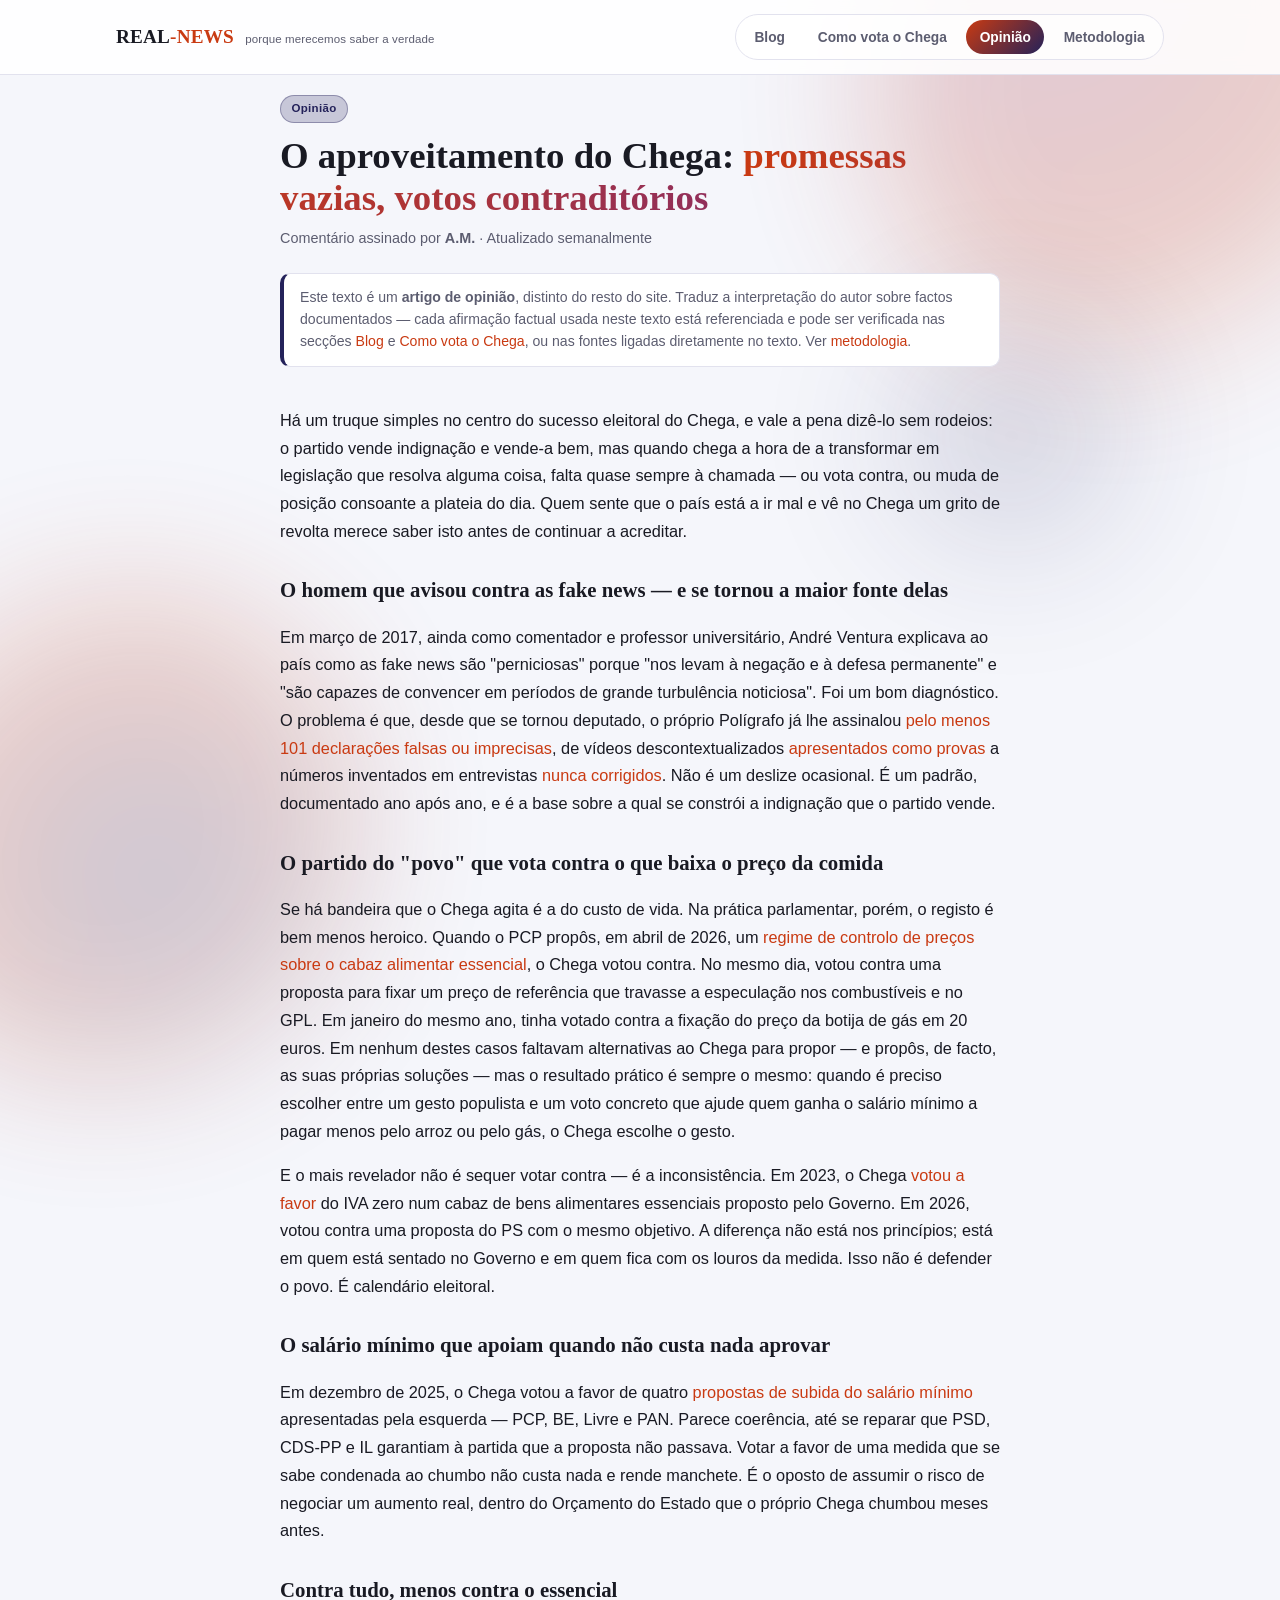
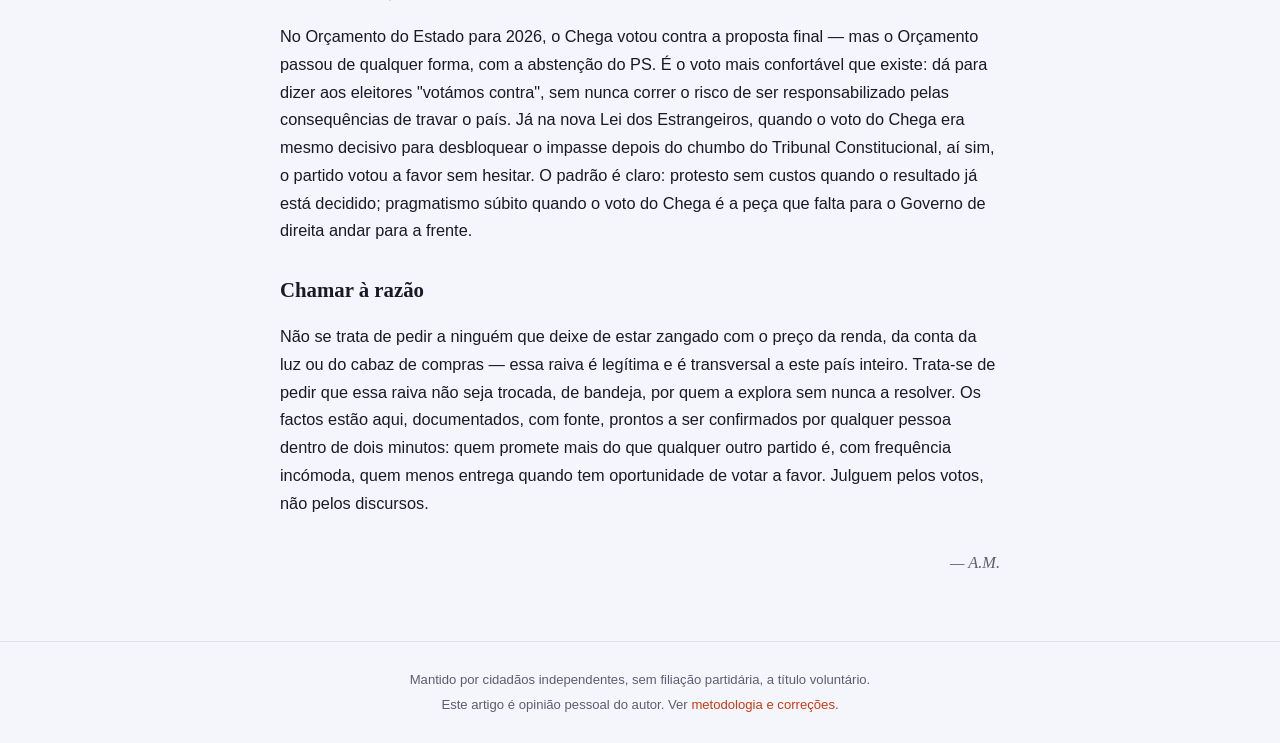
<file: opiniao.html>
<!DOCTYPE html>
<html lang="pt-PT">
<head>
  <meta charset="UTF-8" />
  <meta name="viewport" content="width=device-width, initial-scale=1" />
  <title>Opinião — REAL-NEWS</title>
  <meta name="description" content="Comentário de opinião sobre o aproveitamento político, as falsas promessas e a estratégia de desinformação do Chega, com factos documentados e fontes." />
  <link rel="stylesheet" href="assets/css/style.css?v=6" />
</head>
<body>
  <header class="site-header">
    <div class="site-header__inner">
      <a class="site-title" href="index.html"><span class="site-title__word">REAL<span>-NEWS</span></span><span class="site-title__tagline">porque merecemos saber a verdade</span></a>
      <nav class="site-nav">
        <a href="index.html">Blog</a>
        <a href="votacoes.html">Como vota o Chega</a>
        <a href="opiniao.html" aria-current="page">Opinião</a>
        <a href="sobre.html">Metodologia</a>
      </nav>
    </div>
  </header>

  <main>
    <div class="col-narrow">
    <div class="page-intro">
      <span class="badge badge--opiniao">Opinião</span>
      <h1>O aproveitamento do Chega: <em>promessas vazias, votos contraditórios</em></h1>
      <p class="byline">Comentário assinado por <strong>A.M.</strong> · Atualizado semanalmente</p>
    </div>

    <div class="disclaimer disclaimer--opiniao">
      Este texto é um <strong>artigo de opinião</strong>, distinto do resto do site. Traduz a
      interpretação do autor sobre factos documentados — cada afirmação factual usada
      neste texto está referenciada e pode ser verificada nas secções
      <a href="index.html">Blog</a> e <a href="votacoes.html">Como vota o Chega</a>,
      ou nas fontes ligadas diretamente no texto. Ver <a href="sobre.html">metodologia</a>.
    </div>

    <article class="prose prose--opiniao">
      <p>
        Há um truque simples no centro do sucesso eleitoral do Chega, e vale a pena
        dizê-lo sem rodeios: o partido vende indignação e vende-a bem, mas quando chega
        a hora de a transformar em legislação que resolva alguma coisa, falta quase
        sempre à chamada — ou vota contra, ou muda de posição consoante a plateia do
        dia. Quem sente que o país está a ir mal e vê no Chega um grito de revolta
        merece saber isto antes de continuar a acreditar.
      </p>

      <h2>O homem que avisou contra as fake news — e se tornou a maior fonte delas</h2>
      <p>
        Em março de 2017, ainda como comentador e professor universitário, André
        Ventura explicava ao país como as fake news são "perniciosas" porque
        "nos levam à negação e à defesa permanente" e "são capazes de convencer em
        períodos de grande turbulência noticiosa". Foi um bom diagnóstico. O problema é
        que, desde que se tornou deputado, o próprio Polígrafo já lhe assinalou
        <a href="https://poligrafo.sapo.pt/fact-check/andre-ventura-critico-das-fake-news-em-2017-mas-ja-mentiu-pelo-menos-101-vezes-desde-que-e-deputado/" target="_blank" rel="noopener">pelo menos 101 declarações falsas ou imprecisas</a>,
        de vídeos descontextualizados
        <a href="https://zap.aeiou.pt/policia-espancado-em-protesto-de-imigrantes-ventura-partilhou-mais-um-video-falso-749905" target="_blank" rel="noopener">apresentados como provas</a>
        a números inventados em entrevistas
        <a href="https://poligrafo.sapo.pt/fact-check/ventura-na-sic-noticias/" target="_blank" rel="noopener">nunca corrigidos</a>.
        Não é um deslize ocasional. É um padrão, documentado ano após ano, e é a base
        sobre a qual se constrói a indignação que o partido vende.
      </p>

      <h2>O partido do "povo" que vota contra o que baixa o preço da comida</h2>
      <p>
        Se há bandeira que o Chega agita é a do custo de vida. Na prática parlamentar,
        porém, o registo é bem menos heroico. Quando o PCP propôs, em abril de 2026,
        um <a href="votacoes.html">regime de controlo de preços sobre o cabaz alimentar essencial</a>,
        o Chega votou contra. No mesmo dia, votou contra uma proposta para fixar um
        preço de referência que travasse a especulação nos combustíveis e no GPL. Em
        janeiro do mesmo ano, tinha votado contra a fixação do preço da botija de gás
        em 20 euros. Em nenhum destes casos faltavam alternativas ao Chega para
        propor — e propôs, de facto, as suas próprias soluções — mas o resultado
        prático é sempre o mesmo: quando é preciso escolher entre um gesto populista e
        um voto concreto que ajude quem ganha o salário mínimo a pagar menos pelo
        arroz ou pelo gás, o Chega escolhe o gesto.
      </p>
      <p>
        E o mais revelador não é sequer votar contra — é a inconsistência. Em 2023, o
        Chega <a href="votacoes.html">votou a favor</a> do IVA zero num cabaz de bens
        alimentares essenciais proposto pelo Governo. Em 2026, votou contra uma
        proposta do PS com o mesmo objetivo. A diferença não está nos princípios; está
        em quem está sentado no Governo e em quem fica com os louros da medida. Isso
        não é defender o povo. É calendário eleitoral.
      </p>

      <h2>O salário mínimo que apoiam quando não custa nada aprovar</h2>
      <p>
        Em dezembro de 2025, o Chega votou a favor de quatro
        <a href="votacoes.html">propostas de subida do salário mínimo</a> apresentadas
        pela esquerda — PCP, BE, Livre e PAN. Parece coerência, até se reparar que
        PSD, CDS-PP e IL garantiam à partida que a proposta não passava. Votar a favor
        de uma medida que se sabe condenada ao chumbo não custa nada e rende manchete.
        É o oposto de assumir o risco de negociar um aumento real, dentro do
        Orçamento do Estado que o próprio Chega chumbou meses antes.
      </p>

      <h2>Contra tudo, menos contra o essencial</h2>
      <p>
        No Orçamento do Estado para 2026, o Chega votou contra a proposta final — mas
        o Orçamento passou de qualquer forma, com a abstenção do PS. É o voto mais
        confortável que existe: dá para dizer aos eleitores "votámos contra", sem
        nunca correr o risco de ser responsabilizado pelas consequências de travar o
        país. Já na nova Lei dos Estrangeiros, quando o voto do Chega era mesmo
        decisivo para desbloquear o impasse depois do chumbo do Tribunal
        Constitucional, aí sim, o partido votou a favor sem hesitar. O padrão é
        claro: protesto sem custos quando o resultado já está decidido; pragmatismo
        súbito quando o voto do Chega é a peça que falta para o Governo de direita
        andar para a frente.
      </p>

      <h2>Chamar à razão</h2>
      <p>
        Não se trata de pedir a ninguém que deixe de estar zangado com o preço da
        renda, da conta da luz ou do cabaz de compras — essa raiva é legítima e é
        transversal a este país inteiro. Trata-se de pedir que essa raiva não seja
        trocada, de bandeja, por quem a explora sem nunca a resolver. Os factos estão
        aqui, documentados, com fonte, prontos a ser confirmados por qualquer pessoa
        dentro de dois minutos: quem promete mais do que qualquer outro partido é,
        com frequência incómoda, quem menos entrega quando tem oportunidade de votar
        a favor. Julguem pelos votos, não pelos discursos.
      </p>

      <p class="prose__signoff">— A.M.</p>
    </article>
    </div>
  </main>

  <footer class="site-footer">
    <p>Mantido por cidadãos independentes, sem filiação partidária, a título voluntário.</p>
    <p>Este artigo é opinião pessoal do autor. Ver <a href="sobre.html">metodologia e correções</a>.</p>
  </footer>
</body>
</html>
</file>
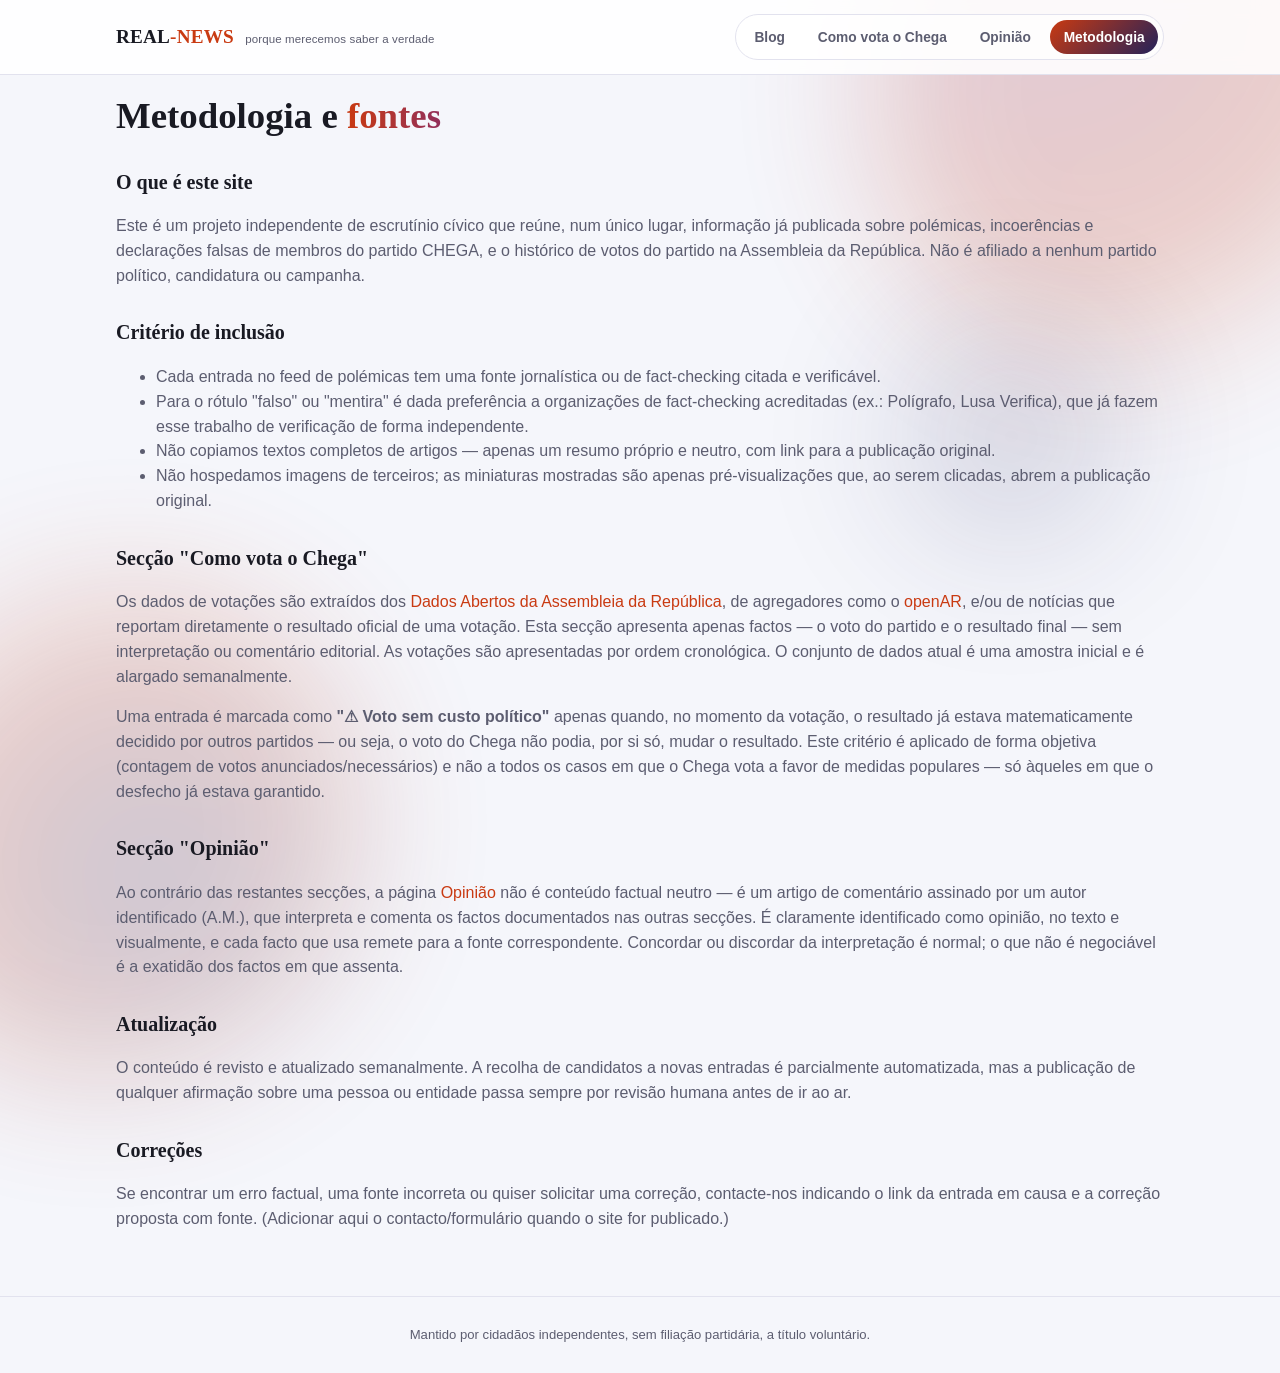
<file: sobre.html>
<!DOCTYPE html>
<html lang="pt-PT">
<head>
  <meta charset="UTF-8" />
  <meta name="viewport" content="width=device-width, initial-scale=1" />
  <title>Metodologia — REAL-NEWS</title>
  <link rel="stylesheet" href="assets/css/style.css?v=6" />
</head>
<body>
  <header class="site-header">
    <div class="site-header__inner">
      <a class="site-title" href="index.html"><span class="site-title__word">REAL<span>-NEWS</span></span><span class="site-title__tagline">porque merecemos saber a verdade</span></a>
      <nav class="site-nav">
        <a href="index.html">Blog</a>
        <a href="votacoes.html">Como vota o Chega</a>
        <a href="opiniao.html">Opinião</a>
        <a href="sobre.html" aria-current="page">Metodologia</a>
      </nav>
    </div>
  </header>

  <main>
    <div class="page-intro">
      <h1>Metodologia e <em>fontes</em></h1>
    </div>

    <div class="prose">
      <h2>O que é este site</h2>
      <p>
        Este é um projeto independente de escrutínio cívico que reúne, num único
        lugar, informação já publicada sobre polémicas, incoerências e declarações
        falsas de membros do partido CHEGA, e o histórico de votos do partido na
        Assembleia da República. Não é afiliado a nenhum partido político,
        candidatura ou campanha.
      </p>

      <h2>Critério de inclusão</h2>
      <ul>
        <li>Cada entrada no feed de polémicas tem uma fonte jornalística ou de
          fact-checking citada e verificável.</li>
        <li>Para o rótulo "falso" ou "mentira" é dada preferência a organizações de
          fact-checking acreditadas (ex.: Polígrafo, Lusa Verifica), que já fazem
          esse trabalho de verificação de forma independente.</li>
        <li>Não copiamos textos completos de artigos — apenas um resumo próprio e
          neutro, com link para a publicação original.</li>
        <li>Não hospedamos imagens de terceiros; as miniaturas mostradas são apenas
          pré-visualizações que, ao serem clicadas, abrem a publicação original.</li>
      </ul>

      <h2>Secção "Como vota o Chega"</h2>
      <p>
        Os dados de votações são extraídos dos <a href="https://www.parlamento.pt/Cidadania/Paginas/DadosAbertos.aspx" target="_blank" rel="noopener">Dados Abertos da Assembleia da República</a>,
        de agregadores como o <a href="https://openar.pt/" target="_blank" rel="noopener">openAR</a>, e/ou de notícias que reportam
        diretamente o resultado oficial de uma votação. Esta secção apresenta
        apenas factos — o voto do partido e o resultado final — sem interpretação
        ou comentário editorial. As votações são apresentadas por ordem cronológica.
        O conjunto de dados atual é uma amostra inicial e é alargado semanalmente.
      </p>
      <p>
        Uma entrada é marcada como <strong>"⚠ Voto sem custo político"</strong> apenas
        quando, no momento da votação, o resultado já estava matematicamente decidido
        por outros partidos — ou seja, o voto do Chega não podia, por si só, mudar o
        resultado. Este critério é aplicado de forma objetiva (contagem de votos
        anunciados/necessários) e não a todos os casos em que o Chega vota a favor de
        medidas populares — só àqueles em que o desfecho já estava garantido.
      </p>

      <h2>Secção "Opinião"</h2>
      <p>
        Ao contrário das restantes secções, a página <a href="opiniao.html">Opinião</a>
        não é conteúdo factual neutro — é um artigo de comentário assinado por um autor
        identificado (A.M.), que interpreta e comenta os factos documentados nas outras
        secções. É claramente identificado como opinião, no texto e visualmente, e
        cada facto que usa remete para a fonte correspondente. Concordar ou discordar
        da interpretação é normal; o que não é negociável é a exatidão dos factos em
        que assenta.
      </p>

      <h2>Atualização</h2>
      <p>
        O conteúdo é revisto e atualizado semanalmente. A recolha de candidatos a
        novas entradas é parcialmente automatizada, mas a publicação de qualquer
        afirmação sobre uma pessoa ou entidade passa sempre por revisão humana
        antes de ir ao ar.
      </p>

      <h2>Correções</h2>
      <p>
        Se encontrar um erro factual, uma fonte incorreta ou quiser solicitar uma
        correção, contacte-nos indicando o link da entrada em causa e a correção
        proposta com fonte. (Adicionar aqui o contacto/formulário quando o site
        for publicado.)
      </p>
    </div>
  </main>

  <footer class="site-footer">
    <p>Mantido por cidadãos independentes, sem filiação partidária, a título voluntário.</p>
  </footer>
</body>
</html>
</file>
<file: assets/css/style.css>
:root {
  /* Escuro é o visual assumido do site — moderno, contrastado, com orbes de gradiente */
  --bg: #0b0c12;
  --bg-elevated: #161824;
  --text: #f5f4f9;
  --text-muted: #b4b3c6;
  --border: #2f303f;
  --accent: #e8491f;
  --accent-2: #2d2b5e;
  --accent-3: #b23a6b;
  --accent-contrast: #0a0b10;
  --favor: #4fd18c;
  --contra: #f0687a;
  --abstencao: #f0b94d;
  --aprovado: #4fd18c;
  --rejeitado: #f0687a;
  --cat-1: #e8491f;
  --cat-2: #4fd18c;
  --cat-3: #f0b94d;
  --cat-4: #b17ef0;
  --cat-5: #f0687a;
  --radius: 10px;
  --max-width: 1080px;
  --font-serif: Georgia, "Iowan Old Style", "Palatino Linotype", "URW Palladio L", serif;
  --font-sans: -apple-system, BlinkMacSystemFont, "Segoe UI", Roboto, Helvetica, Arial, sans-serif;
}

@media (prefers-color-scheme: light) {
  :root {
    --bg: #f5f6fb;
    --bg-elevated: #ffffff;
    --text: #191a23;
    --text-muted: #5c5d70;
    --border: #e2e2ee;
    --accent: #c93a12;
    --accent-2: #24225a;
    --accent-3: #922f5a;
    --accent-contrast: #ffffff;
    --favor: #1f8a54;
    --contra: #c23a4d;
    --abstencao: #a5730f;
    --aprovado: #1f8a54;
    --rejeitado: #c23a4d;
    --cat-1: #c93a12;
    --cat-2: #1f8a54;
    --cat-3: #a5730f;
    --cat-4: #8148c2;
    --cat-5: #c23a4d;
  }
}

* { box-sizing: border-box; }

html { -webkit-text-size-adjust: 100%; }

body {
  margin: 0;
  font-family: var(--font-sans);
  background: var(--bg);
  color: var(--text);
  line-height: 1.55;
  position: relative;
  overflow-x: hidden;
}

body::before,
body::after {
  content: "";
  position: fixed;
  z-index: -1;
  border-radius: 50%;
  filter: blur(70px);
  opacity: 0.55;
  pointer-events: none;
}

body::before {
  width: 46vw;
  height: 46vw;
  max-width: 620px;
  max-height: 620px;
  top: -16vw;
  right: -14vw;
  background: radial-gradient(circle at 30% 30%, var(--accent-3), var(--accent) 55%, transparent 75%);
}

body::after {
  width: 40vw;
  height: 40vw;
  max-width: 540px;
  max-height: 540px;
  bottom: -14vw;
  left: -12vw;
  background: radial-gradient(circle at 60% 60%, var(--accent-2), var(--accent) 55%, transparent 75%);
}

main {
  position: relative;
}

main::before {
  content: "";
  position: fixed;
  z-index: -1;
  border-radius: 50%;
  filter: blur(70px);
  opacity: 0.35;
  pointer-events: none;
  width: 26vw;
  height: 26vw;
  max-width: 360px;
  max-height: 360px;
  top: 30vh;
  right: 8vw;
  background: radial-gradient(circle, var(--accent-2), transparent 70%);
}

@media (prefers-color-scheme: light) {
  body::before, body::after, main::before { opacity: 0.22; }
}

@media (max-width: 600px) {
  main::before { display: none; }
}

a { color: var(--accent); text-decoration: none; }
a:hover { text-decoration: underline; }

img { max-width: 100%; display: block; }

.site-header {
  background: color-mix(in srgb, var(--bg-elevated) 88%, transparent);
  backdrop-filter: blur(10px);
  border-bottom: 1px solid var(--border);
  position: sticky;
  top: 0;
  z-index: 10;
}

.site-header__inner {
  max-width: var(--max-width);
  margin: 0 auto;
  padding: 0.9rem 1rem;
  display: flex;
  align-items: center;
  justify-content: space-between;
  gap: 1rem;
  flex-wrap: wrap;
}

.site-title {
  display: inline-flex;
  align-items: baseline;
  flex-wrap: wrap;
  gap: 0.1rem 0.7rem;
  font-family: var(--font-serif);
  font-size: 1.2rem;
  font-weight: 700;
  letter-spacing: 0.01em;
  color: var(--text);
}

.site-title__word { white-space: nowrap; }
.site-title__word span { color: var(--accent); }

.site-title__tagline {
  font-family: var(--font-sans);
  font-size: 0.72rem;
  font-weight: 500;
  letter-spacing: 0.01em;
  text-transform: lowercase;
  color: var(--text-muted);
  white-space: nowrap;
}

@media (max-width: 600px) {
  .site-title__tagline { display: none; }
}

.site-nav {
  display: flex;
  align-items: center;
  gap: 0.35rem;
  flex-wrap: wrap;
  background: color-mix(in srgb, var(--bg-elevated) 60%, transparent);
  border: 1px solid var(--border);
  border-radius: 999px;
  padding: 0.3rem;
}

.site-nav a {
  position: relative;
  color: var(--text-muted);
  font-weight: 600;
  font-size: 0.86rem;
  padding: 0.4rem 0.85rem;
  border-radius: 999px;
  transition: color 0.15s ease, background 0.15s ease;
}

.site-nav a:hover {
  color: var(--text);
}

.site-nav a[aria-current="page"] {
  color: var(--accent-contrast);
  background: linear-gradient(135deg, var(--accent), var(--accent-2));
}

main {
  max-width: var(--max-width);
  margin: 0 auto;
  padding: 1.25rem 1rem 3rem;
}

.hero {
  position: relative;
  background: color-mix(in srgb, var(--bg-elevated) 80%, transparent);
  backdrop-filter: blur(14px);
  border: 1px solid var(--border);
  border-radius: calc(var(--radius) + 10px);
  padding: 2rem 1.8rem 1.7rem;
  margin-bottom: 1.75rem;
  overflow: hidden;
  box-shadow: 0 20px 60px -20px color-mix(in srgb, var(--accent) 35%, transparent);
}

.hero__badge {
  display: inline-flex;
  align-items: center;
  gap: 0.4rem;
  font-size: 0.78rem;
  font-weight: 700;
  color: var(--accent-2);
  background: color-mix(in srgb, var(--accent-2) 20%, transparent);
  border: 1px solid color-mix(in srgb, var(--accent-2) 35%, transparent);
  padding: 0.35rem 0.8rem;
  border-radius: 999px;
  margin: 0 0 1rem;
}

.hero__eyebrow {
  text-transform: uppercase;
  letter-spacing: 0.08em;
  font-size: 0.72rem;
  font-weight: 700;
  color: var(--accent);
  margin: 0 0 0.7rem;
}

.hero__quote {
  font-family: var(--font-serif);
  font-style: italic;
  font-size: clamp(1.2rem, 2.6vw, 1.7rem);
  font-weight: 400;
  line-height: 1.4;
  color: var(--text);
  margin: 0 0 1rem;
  quotes: "\201C" "\201D";
}

.hero__quote::before { content: open-quote; color: var(--accent); }
.hero__quote::after { content: close-quote; color: var(--accent); }

.hero__attribution {
  font-size: 0.86rem;
  color: var(--text-muted);
  margin: 0 0 1rem;
}

.hero__attribution a {
  color: var(--accent);
  text-decoration: underline;
}

.hero__followup {
  font-size: 0.92rem;
  color: var(--text-muted);
  margin: 0;
  border-top: 1px solid var(--border);
  padding-top: 0.9rem;
}

.col-narrow {
  display: flex;
  flex-direction: column;
  align-items: center;
}

.col-narrow > * {
  width: 100%;
  max-width: 720px;
  box-sizing: border-box;
}

.page-intro {
  margin-bottom: 1.5rem;
}

.page-intro h1 {
  font-family: var(--font-serif);
  font-size: clamp(1.75rem, 3.4vw, 2.3rem);
  line-height: 1.15;
  margin: 0 0 0.5rem;
}

.page-intro h1 em {
  font-style: normal;
  background: linear-gradient(90deg, var(--accent), var(--accent-3));
  -webkit-background-clip: text;
  background-clip: text;
  color: transparent;
}

.page-intro p {
  color: var(--text-muted);
  max-width: 65ch;
  margin: 0;
}

.disclaimer {
  background: var(--bg-elevated);
  border: 1px solid var(--border);
  border-left: 4px solid var(--accent);
  border-radius: var(--radius);
  padding: 0.8rem 1rem;
  font-size: 0.88rem;
  color: var(--text-muted);
  margin-bottom: 1.5rem;
}

/* Filtros */
.filters {
  display: flex;
  flex-wrap: wrap;
  gap: 0.6rem;
  margin-bottom: 1.5rem;
}

.filters select,
.filters input {
  font: inherit;
  padding: 0.5rem 0.7rem;
  border-radius: 8px;
  border: 1px solid var(--border);
  background: var(--bg-elevated);
  color: var(--text);
}

.filters input[type="search"] {
  flex: 1 1 200px;
}

/* Feed de posts */
.post-grid {
  display: grid;
  grid-template-columns: repeat(auto-fit, minmax(260px, 1fr));
  gap: 1.1rem;
}

.post-card {
  position: relative;
  background: color-mix(in srgb, var(--bg-elevated) 94%, transparent);
  backdrop-filter: blur(6px);
  border: 1px solid var(--border);
  border-radius: calc(var(--radius) + 6px);
  overflow: hidden;
  display: flex;
  flex-direction: column;
  transition: transform 0.18s ease, box-shadow 0.18s ease, border-color 0.18s ease;
}

.post-card:hover {
  transform: translateY(-3px);
  box-shadow: 0 10px 28px rgba(0, 0, 0, 0.12);
  border-color: color-mix(in srgb, var(--accent) 40%, var(--border));
}

.post-card__link {
  color: inherit;
  text-decoration: none;
  display: flex;
  flex-direction: column;
  height: 100%;
}

.post-card__image {
  position: relative;
  aspect-ratio: 16 / 9;
  background: linear-gradient(135deg, var(--border), var(--bg));
  display: flex;
  align-items: center;
  justify-content: center;
  color: var(--text-muted);
  font-size: 0.8rem;
}

.post-card__image img { width: 100%; height: 100%; object-fit: cover; }

.post-card__index {
  position: absolute;
  top: 0.6rem;
  left: 0.6rem;
  width: 2rem;
  height: 2rem;
  border-radius: 50%;
  display: flex;
  align-items: center;
  justify-content: center;
  font-size: 0.72rem;
  font-weight: 700;
  color: #fff;
  background: color-mix(in srgb, #000 45%, transparent);
  backdrop-filter: blur(4px);
  border: 1.5px solid var(--cat-1);
}

.post-card__index[data-cat="1"] { border-color: var(--cat-1); }
.post-card__index[data-cat="2"] { border-color: var(--cat-2); }
.post-card__index[data-cat="3"] { border-color: var(--cat-3); }
.post-card__index[data-cat="4"] { border-color: var(--cat-4); }
.post-card__index[data-cat="5"] { border-color: var(--cat-5); }

.tag--overlay {
  position: absolute;
  top: 0.6rem;
  right: 0.6rem;
  display: inline-flex;
  align-items: center;
  gap: 0.4rem;
  font-size: 0.7rem;
  font-weight: 700;
  color: #fff;
  background: color-mix(in srgb, #000 45%, transparent);
  backdrop-filter: blur(4px);
  padding: 0.3rem 0.7rem;
  border-radius: 999px;
  border: 1px solid rgba(255, 255, 255, 0.2);
}

.post-card__body {
  padding: 0.9rem 1rem 1.1rem;
  display: flex;
  flex-direction: column;
  gap: 0.5rem;
  flex: 1;
}

.tag {
  display: inline-flex;
  align-items: center;
  gap: 0.4rem;
  font-size: 0.76rem;
  font-weight: 600;
  color: var(--text-muted);
  width: fit-content;
}

.tag::before,
.tag--overlay::before {
  content: "";
  width: 7px;
  height: 7px;
  border-radius: 50%;
  background: var(--cat-1);
  flex-shrink: 0;
}

.tag[data-cat="1"]::before, .tag--overlay[data-cat="1"]::before { background: var(--cat-1); }
.tag[data-cat="2"]::before, .tag--overlay[data-cat="2"]::before { background: var(--cat-2); }
.tag[data-cat="3"]::before, .tag--overlay[data-cat="3"]::before { background: var(--cat-3); }
.tag[data-cat="4"]::before, .tag--overlay[data-cat="4"]::before { background: var(--cat-4); }
.tag[data-cat="5"]::before, .tag--overlay[data-cat="5"]::before { background: var(--cat-5); }

.post-card__title {
  font-family: var(--font-serif);
  font-size: 1.12rem;
  font-weight: 700;
  line-height: 1.3;
  margin: 0;
}

.post-card__summary {
  font-size: 0.9rem;
  color: var(--text-muted);
  margin: 0;
}

.post-card__meta {
  display: flex;
  justify-content: space-between;
  font-size: 0.78rem;
  color: var(--text-muted);
}

.post-card__footer {
  margin-top: auto;
  display: flex;
  align-items: center;
  justify-content: space-between;
  border-top: 1px solid var(--border);
  padding-top: 0.6rem;
}

.post-card__arrow {
  display: inline-flex;
  align-items: center;
  justify-content: center;
  width: 1.9rem;
  height: 1.9rem;
  border-radius: 50%;
  border: 1px solid var(--border);
  color: var(--text);
  flex-shrink: 0;
  transition: background 0.15s ease, border-color 0.15s ease, transform 0.15s ease;
}

.post-card:hover .post-card__arrow {
  background: linear-gradient(135deg, var(--accent), var(--accent-2));
  border-color: transparent;
  color: #fff;
  transform: rotate(45deg);
}

.empty-state {
  text-align: center;
  color: var(--text-muted);
  padding: 3rem 1rem;
}

/* Votações — linha do tempo */
.vote-list {
  position: relative;
  display: flex;
  flex-direction: column;
  gap: 1.6rem;
  padding-left: 2.2rem;
}

.vote-list::before {
  content: "";
  position: absolute;
  top: 0.5rem;
  bottom: 0.5rem;
  left: 0.55rem;
  width: 2px;
  background: linear-gradient(180deg, var(--accent), var(--accent-2));
  opacity: 0.4;
}

.vote-item {
  position: relative;
}

.vote-item__marker {
  position: absolute;
  top: 0.35rem;
  left: -2.2rem;
  width: 1.1rem;
  height: 1.1rem;
  border-radius: 50%;
  background: linear-gradient(135deg, var(--accent), var(--accent-2));
  box-shadow: 0 0 0 4px color-mix(in srgb, var(--accent) 18%, transparent), 0 0 16px color-mix(in srgb, var(--accent) 60%, transparent);
}

.vote-item__marker--simbolico {
  background: var(--abstencao);
  box-shadow: 0 0 0 4px color-mix(in srgb, var(--abstencao) 22%, transparent), 0 0 16px color-mix(in srgb, var(--abstencao) 65%, transparent);
}

.vote-item__date {
  font-size: 0.76rem;
  font-weight: 700;
  color: var(--accent);
  text-transform: uppercase;
  letter-spacing: 0.04em;
  margin: 0 0 0.4rem;
}

.vote-card {
  background: color-mix(in srgb, var(--bg-elevated) 94%, transparent);
  backdrop-filter: blur(6px);
  border: 1px solid var(--border);
  border-radius: calc(var(--radius) + 4px);
  padding: 1rem;
  display: grid;
  grid-template-columns: 1fr auto;
  gap: 0.6rem 1rem;
  align-items: start;
  transition: border-color 0.18s ease;
}

.vote-card:hover {
  border-color: color-mix(in srgb, var(--accent) 35%, var(--border));
}

.vote-card--simbolico {
  border-color: color-mix(in srgb, var(--abstencao) 45%, var(--border));
}

.vote-card__simbolico-chip {
  grid-column: 1 / -1;
  display: flex;
  align-items: flex-start;
  gap: 0.5rem;
  font-size: 0.84rem;
  color: var(--abstencao);
  background: color-mix(in srgb, var(--abstencao) 12%, transparent);
  border: 1px solid color-mix(in srgb, var(--abstencao) 35%, transparent);
  border-radius: 8px;
  padding: 0.6rem 0.75rem;
  margin-top: 0.2rem;
}

.vote-card__simbolico-chip strong { color: var(--abstencao); }

.vote-card__decisivo-chip {
  grid-column: 1 / -1;
  display: flex;
  align-items: flex-start;
  gap: 0.5rem;
  font-size: 0.84rem;
  color: var(--contra);
  background: color-mix(in srgb, var(--contra) 12%, transparent);
  border: 1px solid color-mix(in srgb, var(--contra) 35%, transparent);
  border-radius: 8px;
  padding: 0.6rem 0.75rem;
  margin-top: 0.2rem;
}

.vote-card__decisivo-chip strong { color: var(--contra); }

.vote-card__image {
  grid-column: 1 / -1;
  width: 100%;
  aspect-ratio: 21 / 9;
  object-fit: cover;
  border-radius: calc(var(--radius) - 4px);
}

.vote-card__title {
  font-family: var(--font-serif);
  font-size: 1.05rem;
  font-weight: 700;
  margin: 0 0 0.25rem;
}

.vote-card__meta {
  font-size: 0.8rem;
  color: var(--text-muted);
  margin: 0 0 0.4rem;
}

.vote-card__notes {
  font-size: 0.88rem;
  color: var(--text-muted);
  margin: 0.4rem 0 0;
  grid-column: 1 / -1;
}

.vote-card__source {
  font-size: 0.8rem;
  grid-column: 1 / -1;
}

.pill {
  display: inline-flex;
  align-items: center;
  gap: 0.35rem;
  font-size: 0.82rem;
  font-weight: 700;
  padding: 0.3rem 0.7rem;
  border-radius: 999px;
  white-space: nowrap;
}

.pill--favor { background: color-mix(in srgb, var(--favor) 18%, transparent); color: var(--favor); }
.pill--contra { background: color-mix(in srgb, var(--contra) 18%, transparent); color: var(--contra); }
.pill--abstencao { background: color-mix(in srgb, var(--abstencao) 18%, transparent); color: var(--abstencao); }

.result-tag {
  font-size: 0.78rem;
  font-weight: 700;
  text-transform: uppercase;
  letter-spacing: 0.02em;
}

.result-tag--aprovado { color: var(--aprovado); }
.result-tag--rejeitado { color: var(--rejeitado); }

.votes-table-wrap {
  overflow-x: auto;
  grid-column: 1 / -1;
}

.votes-table {
  border-collapse: collapse;
  font-size: 0.8rem;
  margin-top: 0.4rem;
}

.votes-table th,
.votes-table td {
  padding: 0.3rem 0.6rem;
  border-bottom: 1px solid var(--border);
  text-align: left;
  white-space: nowrap;
}

/* Sobre */
.prose h2 {
  font-family: var(--font-serif);
  font-size: 1.25rem;
  margin-top: 1.8rem;
}

.prose p, .prose li {
  color: var(--text-muted);
}

/* Opinião */
.badge--opiniao {
  display: inline-flex;
  align-items: center;
  gap: 0.4rem;
  font-size: 0.72rem;
  font-weight: 700;
  letter-spacing: 0.03em;
  padding: 0.25rem 0.65rem;
  border-radius: 999px;
  background: color-mix(in srgb, var(--accent-2) 22%, transparent);
  color: var(--accent-2);
  border: 1px solid color-mix(in srgb, var(--accent-2) 35%, transparent);
  margin-bottom: 0.7rem;
  width: fit-content;
}

.byline {
  font-size: 0.9rem;
  color: var(--text-muted);
  margin: 0;
}

.disclaimer--opiniao {
  border-left-color: var(--accent-2);
}

.prose--opiniao p {
  color: var(--text);
  font-size: 1.02rem;
  line-height: 1.7;
}

.prose--opiniao h2 {
  font-size: 1.3rem;
}

.prose__signoff {
  font-family: var(--font-serif);
  font-style: italic;
  font-size: 1.1rem;
  text-align: right;
  margin-top: 2rem;
  color: var(--text-muted) !important;
}

.site-footer {
  border-top: 1px solid var(--border);
  padding: 1.5rem 1rem;
  text-align: center;
  color: var(--text-muted);
  font-size: 0.82rem;
}

.site-footer p { margin: 0.25rem 0; }

@media (max-width: 600px) {
  .vote-card { grid-template-columns: 1fr; }
  .page-intro h1 { font-size: 1.35rem; }
  .vote-list { padding-left: 1.6rem; }
  .vote-item__marker { left: -1.6rem; }
  body::before, body::after { display: none; }
}
</file>
